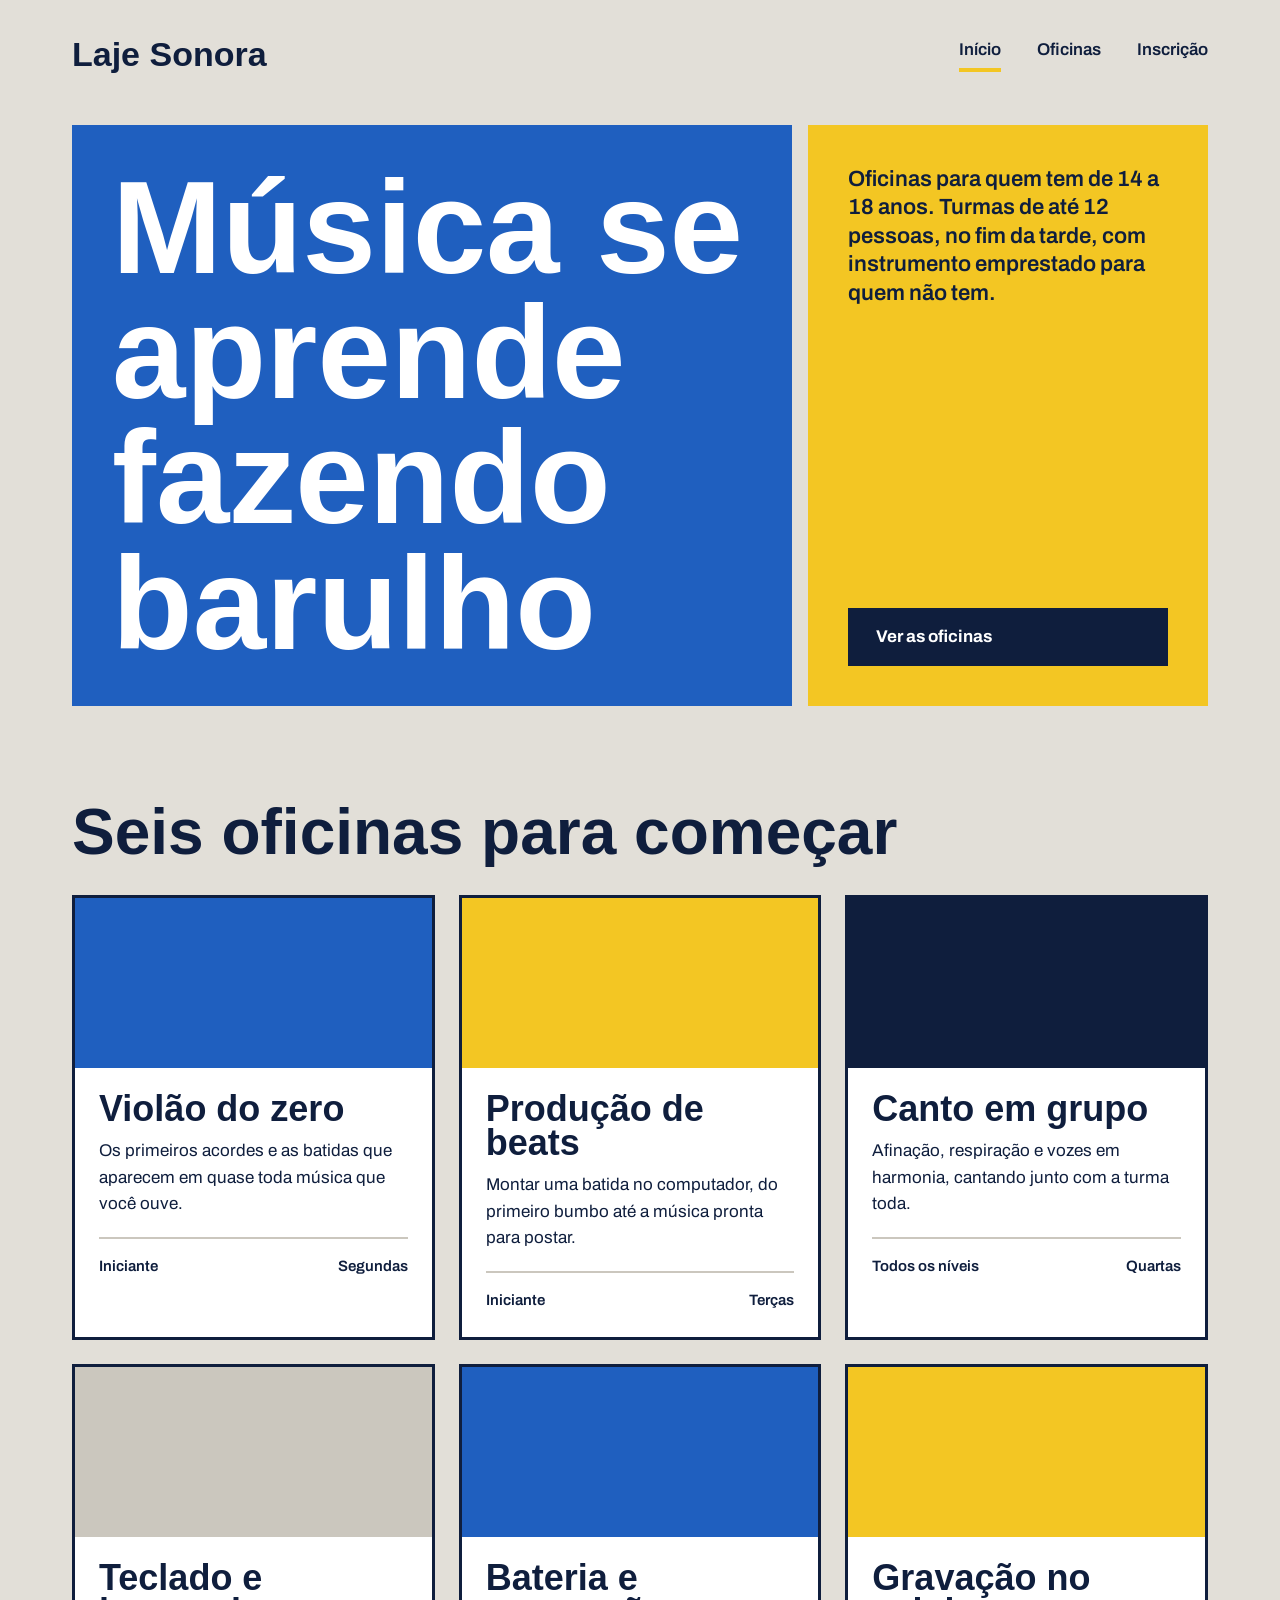
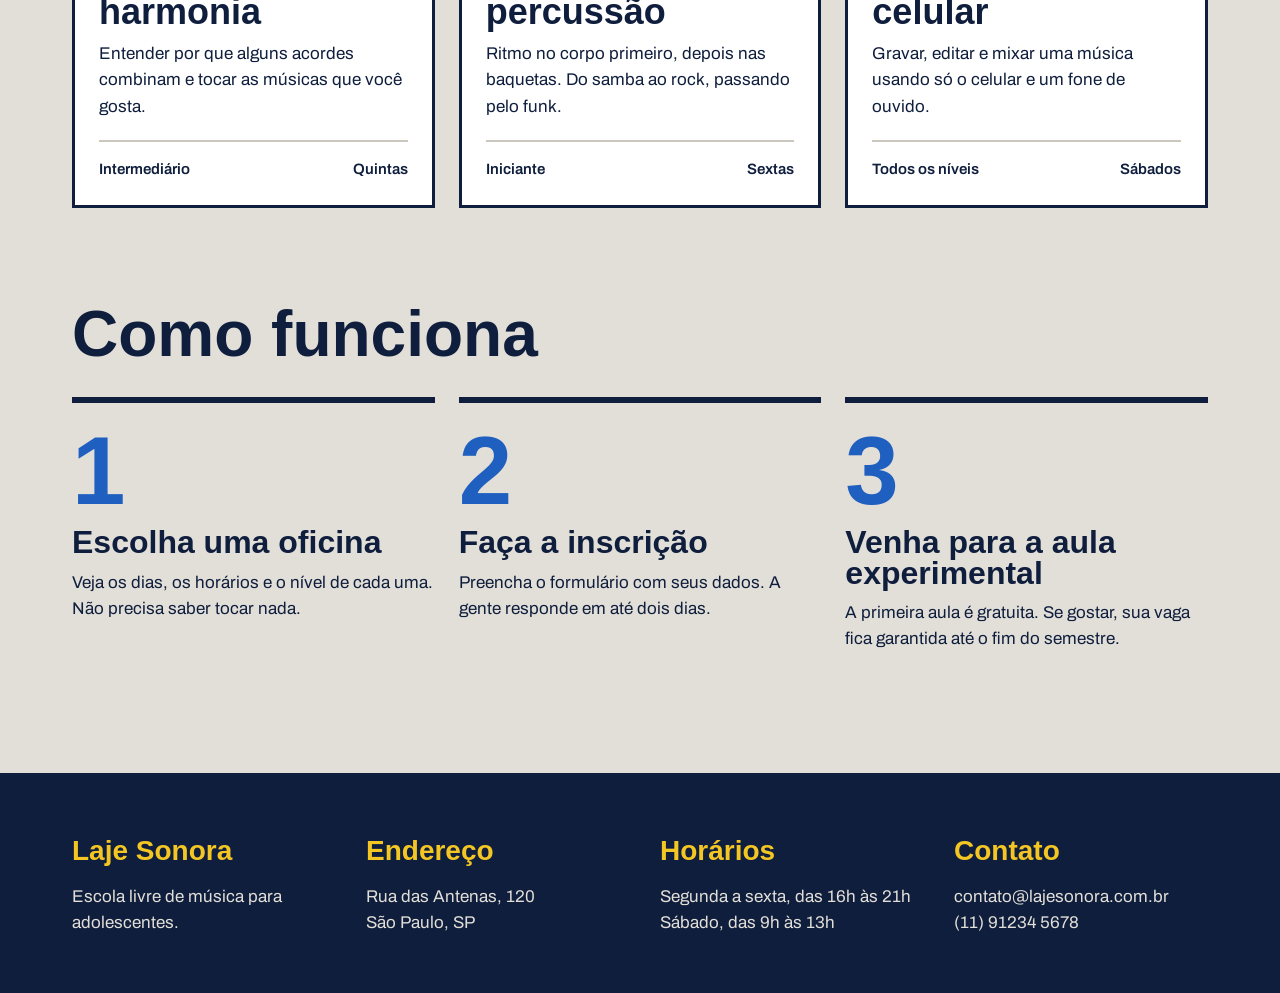
<file: index.html>
<!DOCTYPE html>
<html lang="pt-BR">
<head>
    <meta charset="UTF-8">
    <meta name="viewport" content="width=device-width, initial-scale=1.0">
    <title>Laje Sonora | Início</title>
    <link rel="preconnect" href="https://fonts.googleapis.com">
    <link rel="preconnect" href="https://fonts.gstatic.com" crossorigin>
    <link href="https://fonts.googleapis.com/css2?family=Archivo:ital,wght@0,100..900;1,100..900&family=Big+Shoulders:opsz,wght@10..72,100..900&display=swap" rel="stylesheet">
    <link rel="stylesheet" href="index.css">
</head>
<body>

    <header class="conteudo topo">
        <a class="logo" href="index.html">Laje Sonora</a>

        <nav class="menu">
            <a class="atual" href="index.html">Início</a>
            <a href="oficinas.html">Oficinas</a>
            <a href="inscricao.html">Inscrição</a>
        </nav>
    </header>

    <main>

        <section class="conteudo cartazes">
            <div class="cartaz cartaz-principal">
                <h1>Música se aprende fazendo barulho</h1>
            </div>

            <div class="cartaz cartaz-lateral">
                <p>Oficinas para quem tem de 14 a 18 anos. Turmas de até 12 pessoas, no fim da tarde, com instrumento emprestado para quem não tem.</p>
                <a class="botao" href="oficinas.html">Ver as oficinas</a>
            </div>
        </section>

        <section class="conteudo secao">
            <h2 class="titulo-secao">Seis oficinas para começar</h2>

            <div class="cards">

                <article class="card">
                    <div class="foto foto-azul"></div>

                    <div class="card-texto">
                        <h3>Violão do zero</h3>
                        <p>Os primeiros acordes e as batidas que aparecem em quase toda música que você ouve.</p>
                        <div class="card-info">
                            <span>Iniciante</span>
                            <span>Segundas</span>
                        </div>
                    </div>
                </article>

                <article class="card">
                    <div class="foto foto-amarela"></div>

                    <div class="card-texto">
                        <h3>Produção de beats</h3>
                        <p>Montar uma batida no computador, do primeiro bumbo até a música pronta para postar.</p>
                        <div class="card-info">
                            <span>Iniciante</span>
                            <span>Terças</span>
                        </div>
                    </div>
                </article>

                <article class="card">
                    <div class="foto foto-tinta"></div>

                    <div class="card-texto">
                        <h3>Canto em grupo</h3>
                        <p>Afinação, respiração e vozes em harmonia, cantando junto com a turma toda.</p>
                        <div class="card-info">
                            <span>Todos os níveis</span>
                            <span>Quartas</span>
                        </div>
                    </div>
                </article>

                <article class="card">
                    <div class="foto"></div>

                    <div class="card-texto">
                        <h3>Teclado e harmonia</h3>
                        <p>Entender por que alguns acordes combinam e tocar as músicas que você gosta.</p>
                        <div class="card-info">
                            <span>Intermediário</span>
                            <span>Quintas</span>
                        </div>
                    </div>
                </article>

                <article class="card">
                    <div class="foto foto-azul"></div>

                <div class="card-texto">
                    <h3>Bateria e percussão</h3>
                    <p>Ritmo no corpo primeiro, depois nas baquetas. Do samba ao rock, passando pelo funk.</p>
                <div class="card-info">
                            <span>Iniciante</span>
                            <span>Sextas</span>
                        </div>
                    </div>
                </article>

                <article class="card">
                    <div class="foto foto-amarela"></div>

                    <div class="card-texto">
                        <h3>Gravação no celular</h3>
                        <p>Gravar, editar e mixar uma música usando só o celular e um fone de ouvido.</p>
                        <div class="card-info">
                            <span>Todos os níveis</span>
                            <span>Sábados</span>
                        </div>
                    </div>
                </article>

            </div>
        </section>

        <section class="conteudo secao">
            <h2 class="titulo-secao">Como funciona</h2>

            <div class="passos">

             <div class="passo">
                <p class="passo-numero">1</p>
                 <h3>Escolha uma oficina</h3>
                 <p>Veja os dias, os horários e o nível de cada uma. Não precisa saber tocar nada.</p>
            </div>

             <div class="passo">
                 <p class="passo-numero">2</p>
                 <h3>Faça a inscrição</h3>
                 <p>Preencha o formulário com seus dados. A gente responde em até dois dias.</p>
             </div>

             <div class="passo">
                 <p class="passo-numero">3</p>
                <h3>Venha para a aula experimental</h3>
                <p>A primeira aula é gratuita. Se gostar, sua vaga fica garantida até o fim do semestre.</p>
            </div>

            </div>
        </section>

    </main>

    <footer class="rodape">
        <div class="conteudo rodape-colunas">

            <div class="rodape-coluna">
                <h4>Laje Sonora</h4>
                <p>Escola livre de música para adolescentes.</p>
            </div>

            <div class="rodape-coluna">
                <h4>Endereço</h4>
                <p>Rua das Antenas, 120<br>São Paulo, SP</p>
            </div>

            <div class="rodape-coluna">
                <h4>Horários</h4>
                <p>Segunda a sexta, das 16h às 21h<br>Sábado, das 9h às 13h</p>
            </div>

            <div class="rodape-coluna">
                <h4>Contato</h4>
                <p>contato@lajesonora.com.br<br>(11) 91234 5678</p>
            </div>

        </div>
    </footer>

</body>
</html>
</file>
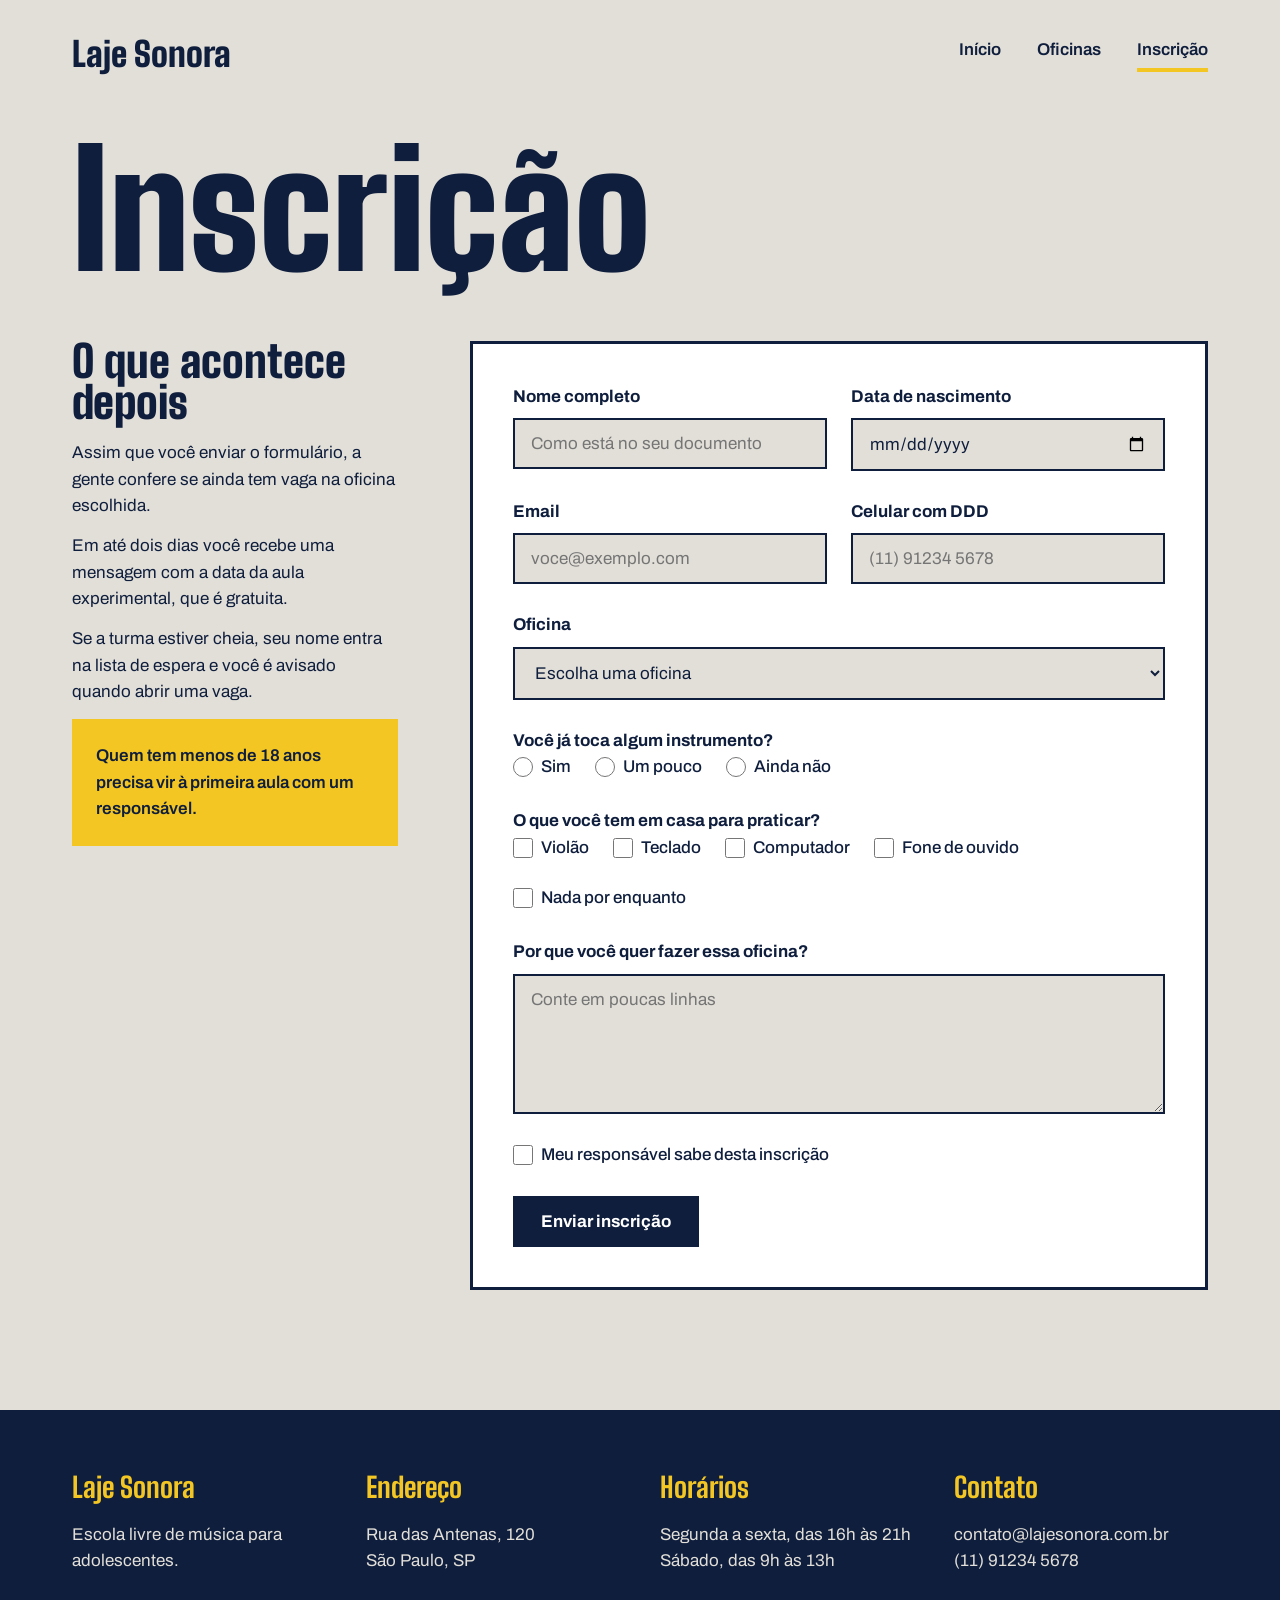
<file: inscricao.html>
<!DOCTYPE html>
<html lang="pt-BR">
<head>
    <meta charset="UTF-8">
    <meta name="viewport" content="width=device-width, initial-scale=1.0">
    <title>Laje Sonora | Inscrição</title>
    <link rel="preconnect" href="https://fonts.googleapis.com">
    <link rel="preconnect" href="https://fonts.gstatic.com" crossorigin>
    <link href="https://fonts.googleapis.com/css2?family=Archivo:ital,wght@0,100..900;1,100..900&family=Big+Shoulders:opsz,wght@10..72,100..900&display=swap" rel="stylesheet">
    <link rel="stylesheet" href="inscricao.css">
</head>
<body>

    <header class="conteudo topo">
        <a class="logo" href="index.html">Laje Sonora</a>

       <nav class="menu">
    <a href="index.html">Início</a>
    <a href="oficinas.html">Oficinas</a>
    <a class="atual" href="inscricao.html">Inscrição</a>
</nav>
    </header>

    <main class="conteudo">

        <h1 class="titulo-pagina">Inscrição</h1>

        <div class="inscricao">
            <section class="explicacao">
                <h2>O que acontece depois</h2>
                <p>Assim que você enviar o formulário, a gente confere se ainda tem vaga na oficina escolhida.</p>
                <p>Em até dois dias você recebe uma mensagem com a data da aula experimental, que é gratuita.</p>
                <p>Se a turma estiver cheia, seu nome entra na lista de espera e você é avisado quando abrir uma vaga.</p>
                <p class="aviso">Quem tem menos de 18 anos precisa vir à primeira aula com um responsável.</p>
            </section>
            <form class="formulario" action="#" method="post">

    <div class="linha">
        <div class="campo">
         <label for="nome">Nome completo</label>
        <input type="text" id="nome" name="nome" placeholder="Como está no seu documento" required>
        </div>

     <div class="campo">
         <label for="nascimento">Data de nascimento</label>
         <input type="date" id="nascimento" name="nascimento" required>
     </div>
    </div>

    <div class="linha">
        <div class="campo">
            <label for="email">Email</label>
            <input type="email" id="email" name="email" placeholder="voce@exemplo.com" required>
        </div>

        <div class="campo">
            <label for="telefone">Celular com DDD</label>
            <input type="tel" id="telefone" name="telefone" placeholder="(11) 91234 5678" required>
        </div>
    </div>

             <div class="campo">
             <label for="oficina">Oficina</label>
             <select id="oficina" name="oficina" required>
                <option value="">Escolha uma oficina</option>
                 <option value="violao">Violão do zero</option>
                  <option value="beats">Produção de beats</option>
                   <option value="canto">canto em grupo</option>
                    <option value="teclado">Teclado e harmonia</option>
                     <option value="bateria">Bateria e percussão</option>
                      <option value="gravacao">Gravação no celular</option>
             </select>

             </div>
             
             <fieldset class="grupo">
                <legend>Você já toca algum instrumento?</legend>
                <div class="opcoes">
                    <div class="opcao">
                        <input type="radio" id="tocaSim" name="toca" value="sim">
                        <label for="tocaSim">Sim</label>
                    </div>
                    <div class="opcao">
                        <input type="radio" id="tocaPouco" name="toca" value="pouco">
                        <label for="tocaPouco">Um pouco</label>
                    </div>

                    <div class="opcao">
                            <input type="radio" id="tocaNao" name="toca" value="nao">
                            <label for="tocaNao">Ainda não</label>
            
                    </div>
                </div>
             </fieldset>
             <fieldset class="grupo">
    <legend>O que você tem em casa para praticar?</legend>

    <div class="opcoes">

    <div class="opcao">
        <input type="checkbox" id="temViolao" name="tem" value="violao">
        <label for="temViolao">Violão</label>
     </div>

        <div class="opcao">
            <input type="checkbox" id="temTeclado" name="tem" value="teclado">
            <label for="temTeclado">Teclado</label>
        </div>

        <div class="opcao">
            <input type="checkbox" id="temComputador" name="tem" value="computador">
            <label for="temComputador">Computador</label>
        </div>

     <div class="opcao">
         <input type="checkbox" id="temFone" name="tem" value="fone">
        <label for="temFone">Fone de ouvido</label>
    </div>

        <div class="opcao">
            <input type="checkbox" id="temNada" name="tem" value="nada">
            <label for="temNada">Nada por enquanto</label>
        </div>

    </div>
</fieldset>

<div class="campo">
    <label for="motivo">Por que você quer fazer essa oficina?</label>
    <textarea id="motivo" name="motivo" placeholder="Conte em poucas linhas"></textarea>
</div>

<div class="opcao">
    <input type="checkbox" id="responsavel" name="responsavel" required>
    <label for="responsavel">Meu responsável sabe desta inscrição</label>
</div>

<div>
    <button class="botao" type="submit">Enviar inscrição</button>
</div>
                </div>

            </form>

        </div>
    
    </main>

    <footer class="rodape">
        <div class="conteudo rodape-colunas">

         <div class="rodape-coluna">
            <h4>Laje Sonora</h4>
             <p>Escola livre de música para adolescentes.</p>
        </div>

         <div class="rodape-coluna">
             <h4>Endereço</h4>
             <p>Rua das Antenas, 120<br>São Paulo, SP</p>
         </div>

        <div class="rodape-coluna">
            <h4>Horários</h4>
            <p>Segunda a sexta, das 16h às 21h<br>Sábado, das 9h às 13h</p>
         </div>

         <div class="rodape-coluna">
            <h4>Contato</h4>
            <p>contato@lajesonora.com.br<br>(11) 91234 5678</p>
        </div>

        </div>
    </footer>

</body>
</html>
</file>
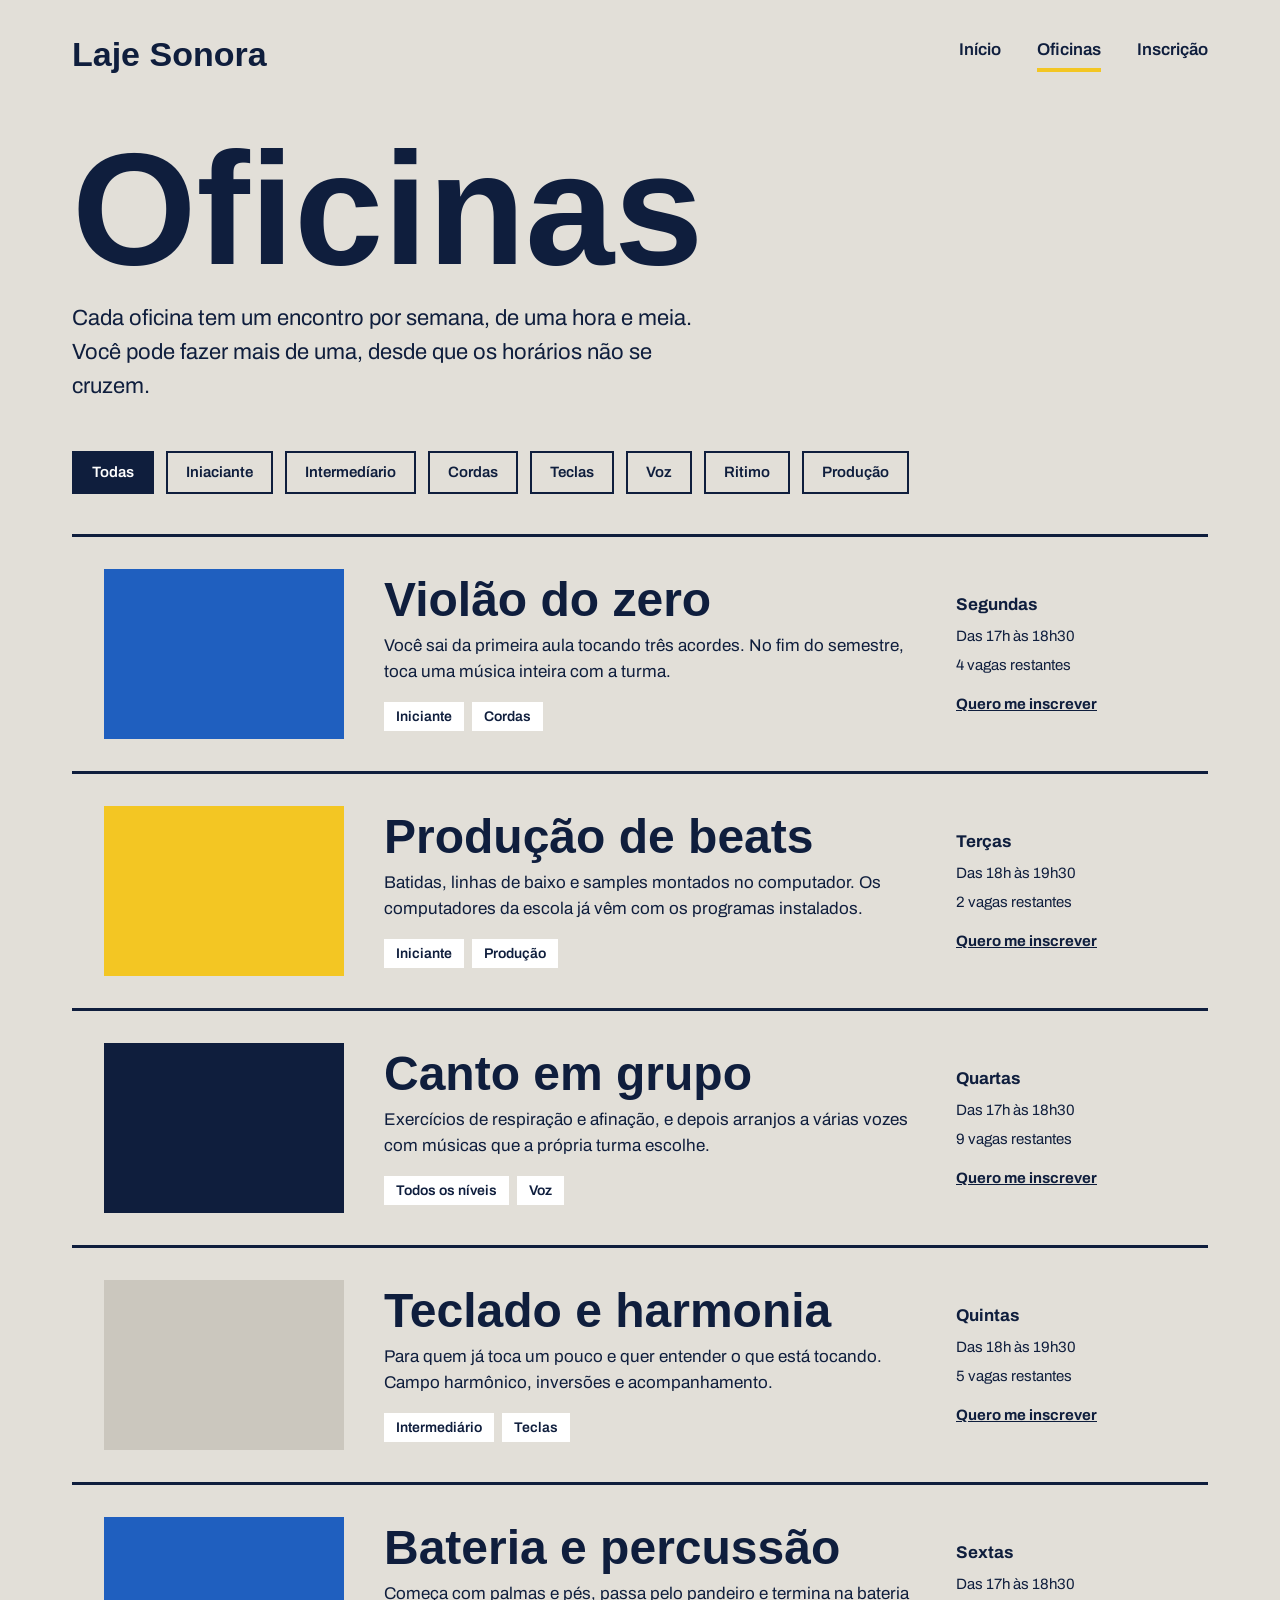
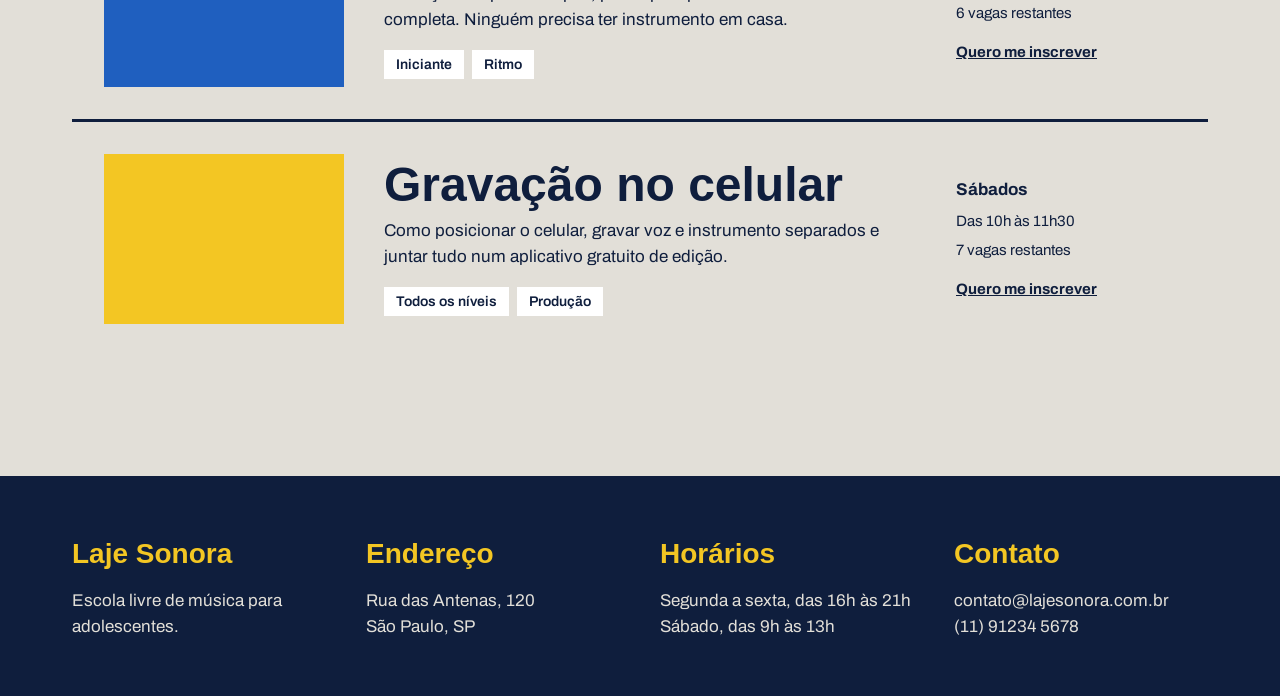
<file: oficinas.html>
<!DOCTYPE html>
<html lang="pt-BR">
<head>
    <meta charset="UTF-8">
    <meta name="viewport" content="width=device-width, initial-scale=1.0">
    <title>Laje Sonora | Oficinas</title>
    <link rel="preconnect" href="https://fonts.googleapis.com">
    <link rel="preconnect" href="https://fonts.gstatic.com" crossorigin>
    <link href="https://fonts.googleapis.com/css2?family=Archivo:ital,wght@0,100..900;1,100..900&family=Big+Shoulders:opsz,wght@10..72,100..900&display=swap" rel="stylesheet">
    <link rel="stylesheet" href="oficinas.css">
</head>
<body>

    <header class="conteudo topo">
        <a class="logo" href="index.html">Laje Sonora</a>

        <nav class="menu">
            <a href="index.html">Início</a>
            <a class="atual" href="oficinas.html">Oficinas</a>
            <a href="inscricao.html">Inscrição</a>
        </nav>
    </header>

    <main class="conteudo">

        <h1 class="titulo-pagina">Oficinas</h1>
        <p class="subtitulo-pagina">Cada oficina tem um encontro por semana, de uma hora e meia. Você pode fazer mais de uma, desde que os horários não se cruzem.</p>

        <div class="filtros">
            <span class="filtro ativo ">Todas</span>
            <span class="filtro">Iniaciante</span>
            <span class="filtro">Intermedíario</span>
            <span class="filtro">Cordas</span>
            <span class="filtro">Teclas</span>
            <span class="filtro">Voz</span>
            <span class="filtro">Ritimo</span>
            <span class="filtro">Produção</span>


        </div>

        <div class="lista">
            <article class="oficina">

                <div class="foto foto-azul"></div>
                <div class="oficina-texto">
                    <h2>Violão do zero</h2>
                    <p>Você sai da primeira aula tocando três acordes. No fim do semestre, toca uma música inteira com a turma.</p>
                 <div class="etiquetas">
                    <span class="etiqueta">Iniciante</span>
                    <span class="etiqueta">Cordas</span>
                 </div>
                 
                </div>
                    <div class="oficina-detalhes">
                        <strong>Segundas</strong>
                        <span>Das 17h às 18h30</span>
                        <span>4 vagas restantes</span>
                        <a href="./inscricao.html">Quero me inscrever</a>
                    </div>
                    </article>

                    <article class="oficina">
    <div class="foto foto-amarela"></div>

    <div class="oficina-texto">
        <h2>Produção de beats</h2>
        <p>Batidas, linhas de baixo e samples montados no computador. Os computadores da escola já vêm com os programas instalados.</p>
        <div class="etiquetas">
            <span class="etiqueta">Iniciante</span>
            <span class="etiqueta">Produção</span>
        </div>
    </div>

    <div class="oficina-detalhes">
        <strong>Terças</strong>
        <span>Das 18h às 19h30</span>
        <span>2 vagas restantes</span>
        <a href="inscricao.html">Quero me inscrever</a>
    </div>
</article>

<article class="oficina">
    <div class="foto foto-tinta"></div>

    <div class="oficina-texto">
        <h2>Canto em grupo</h2>
        <p>Exercícios de respiração e afinação, e depois arranjos a várias vozes com músicas que a própria turma escolhe.</p>
        <div class="etiquetas">
            <span class="etiqueta">Todos os níveis</span>
            <span class="etiqueta">Voz</span>
        </div>
    </div>

    <div class="oficina-detalhes">
        <strong>Quartas</strong>
        <span>Das 17h às 18h30</span>
        <span>9 vagas restantes</span>
        <a href="inscricao.html">Quero me inscrever</a>
    </div>
</article>

<article class="oficina">
    <div class="foto"></div>

    <div class="oficina-texto">
        <h2>Teclado e harmonia</h2>
        <p>Para quem já toca um pouco e quer entender o que está tocando. Campo harmônico, inversões e acompanhamento.</p>
        <div class="etiquetas">
            <span class="etiqueta">Intermediário</span>
            <span class="etiqueta">Teclas</span>
        </div>
    </div>

    <div class="oficina-detalhes">
        <strong>Quintas</strong>
        <span>Das 18h às 19h30</span>
        <span>5 vagas restantes</span>
        <a href="inscricao.html">Quero me inscrever</a>
    </div>
</article>

<article class="oficina">
    <div class="foto foto-azul"></div>

    <div class="oficina-texto">
        <h2>Bateria e percussão</h2>
        <p>Começa com palmas e pés, passa pelo pandeiro e termina na bateria completa. Ninguém precisa ter instrumento em casa.</p>
        
        <div class="etiquetas">
            <span class="etiqueta">Iniciante</span>
            <span class="etiqueta">Ritmo</span>
        </div>
    </div>
    

    <div class="oficina-detalhes">
        <strong>Sextas</strong>
        <span>Das 17h às 18h30</span>
        <span>6 vagas restantes</span>
        <a href="inscricao.html">Quero me inscrever</a>
    </div>
</article>

<article class="oficina">
    <div class="foto foto-amarela"></div>

    <div class="oficina-texto">
        <h2>Gravação no celular</h2>
        <p>Como posicionar o celular, gravar voz e instrumento separados e juntar tudo num aplicativo gratuito de edição.</p>
        <div class="etiquetas">
            <span class="etiqueta">Todos os níveis</span>
            <span class="etiqueta">Produção</span>
        </div>
    </div>

    <div class="oficina-detalhes">
        <strong>Sábados</strong>
        <span>Das 10h às 11h30</span>
        <span>7 vagas restantes</span>
        <a href="inscricao.html">Quero me inscrever</a>
    </div>
</article>
               
        </div>
    </main>

    <footer class="rodape">
        <div class="conteudo rodape-colunas">

         <div class="rodape-coluna">
            <h4>Laje Sonora</h4>
             <p>Escola livre de música para adolescentes.</p>
        </div>

         <div class="rodape-coluna">
             <h4>Endereço</h4>
             <p>Rua das Antenas, 120<br>São Paulo, SP</p>
         </div>

        <div class="rodape-coluna">
            <h4>Horários</h4>
            <p>Segunda a sexta, das 16h às 21h<br>Sábado, das 9h às 13h</p>
         </div>

         <div class="rodape-coluna">
            <h4>Contato</h4>
            <p>contato@lajesonora.com.br<br>(11) 91234 5678</p>
        </div>

        </div>
    </footer>

</body>
</html>
</file>
<file: index.css>
* {
    margin: 0;
    padding: 0;
    box-sizing: border-box;
}

:root {
    --concreto: #E2DFD8;
    --concreto-escuro: #CBC7BE;
    --tinta: #0F1E3D;
    --caixa-dagua: #1F5FBF;
    --fita: #F3C623;
    --branco: #FFFFFF;

    --fonte-cartaz: "Big Shoulders Display", "Arial Narrow", sans-serif;
    --fonte-texto: "Archivo", Arial, sans-serif;
}

body {
    background-color: var(--concreto);
     color: var(--tinta);
     font-family: var(--fonte-texto);
     font-size: 17px;
     line-height: 1.55;
}

a {
    color: inherit;
}

h1,h2,h3 {
    font-family: var(--fonte-cartaz);
    font-weight: 900;
    line-height: 0.95;
}

.conteudo {
    max-width: 1200px;
    margin-inline: auto;
    padding-inline: 32px;

}

.topo {
    padding-block: 28px;
    display: flex;
    justify-content: space-between;
    align-items: center;
    
}

.logo {
    font-family: var(--fonte-cartaz);
    font-size: 34px;
    font-weight: 900;
    text-decoration: none;
}

 .menu {
    display: flex;
    gap: 36px;

}

.menu a{
   font-weight: 600;
   text-decoration: none;
   padding-bottom: 4px;
   border-bottom: 4px solid transparent; 
}

.menu a:hover {
    
     border-bottom-color: var(--tinta);

}

.menu a.atual{
     border-bottom-color: var(--fita);
}

.cartazes {
    margin-top: 16px;
    display: flex;
    gap: 16px;
}

.cartaz{
    padding: 40px;
}


.cartaz-principal {
    background-color: var(--caixa-dagua);
    color: var(--branco);
    flex: 2;
}

.cartaz-principal h1{
    font-size: 132px;
    max-width: 9ch;
}

.cartaz-lateral {
    background-color: var(--fita);
    flex: 1;
    display: flex;
    flex-direction: column;
    justify-content: space-between;
    gap: 32px;

}

.cartaz-lateral p{
    font-size: 22px;
    font-weight: 600;
    line-height: 1.3; 

}

.botao {
    display: inline-block;
    background-color: var(--tinta);
    color: var(--branco);
    font-weight: 700;
    text-decoration: none;
    padding: 16px 28px;
    border: none;
    font-family: var(--fonte-texto);
    font-size: 17px;
    cursor: pointer;
}

.botao:hover {
    background-color: var(--caixa-dagua);

}

.secao {
    margin-top: 96px;
}

.titulo-secao {
    font-size: 64px;
    margin-bottom: 32px;
}

.cards {
    display: flex;
    flex-wrap: wrap;
    gap: 24px;
}

.card {
    background-color: var(--branco);
   border: 3px solid var(--tinta);
   flex: 1 1 340px;

}

.card .foto {
    height: 170px;
}

.foto {
    background-color: var(--concreto-escuro);
}

.foto-azul{
    background-color: var(--caixa-dagua);
}

.foto-amarela{
    background-color: var(--fita);
}

.foto-tinta{
    background-color: var(--tinta);
}

.card-texto{
    padding: 24px;

}

.card h3{
    font-size: 36px;
    margin-bottom: 12px;
}

.card-info{
    margin-top: 20px;
    padding-top: 16px;
    border-top: 2px solid var(--concreto-escuro);
    font-weight: 600;
    font-size: 15px;
    display: flex;
    justify-content: space-between;

}

.passos {
    display: flex;
    gap: 24px;
}

.passo{
    border-top: 6px solid var(--tinta);
    padding-top: 20px;
    flex: 1;
}

.passo-numero {
    font-family: var(--fonte-cartaz);
    font-size: 96px;
    font-weight: 900;
    line-height: 1;
    color: var(--caixa-dagua);
}

.passo h3{
    font-size: 32px;
    margin-block: 8px 12px;
}

.rodape {
    margin-top: 120px;
    background-color: var(--tinta);
    color: var(--concreto);
    padding-top: 56px;
    padding-bottom: 56px;
}

.rodape-colunas {
    display: flex;
    justify-content: space-between;
    gap: 40px;

}

.rodape-coluna{
    flex: 1;
}

.rodape h4{
    font-family: var(--fonte-cartaz);
    font-size: 28px;
    color: var(--fita);
    margin-bottom: 12px;
}
</file>
<file: inscricao.css>
* {
    margin: 0;
    padding: 0;
    box-sizing: border-box;
}

:root {
    --concreto: #E2DFD8;
    --concreto-escuro: #CBC7BE;
    --tinta: #0F1E3D;
    --caixa-dagua: #1F5FBF;
    --fita: #F3C623;
    --branco: #FFFFFF;

    --fonte-cartaz: "Big Shoulders", "Big Shoulders Display", "Arial Narrow", sans-serif;
    --fonte-texto: "Archivo", Arial, sans-serif;
}

body {
    background-color: var(--concreto);
     color: var(--tinta);
     font-family: var(--fonte-texto);
     font-size: 17px;
     line-height: 1.55;
}

a {
    color: inherit;
}

h1,h2,h3 {
    font-family: var(--fonte-cartaz);
    font-weight: 900;
    line-height: 0.95;
}

.conteudo {
    max-width: 1200px;
    margin-inline: auto;
    padding-inline: 32px;

}

.topo {
    padding-block: 28px;
    display: flex;
    justify-content: space-between;
    align-items: center;
    
}

.logo {
    font-family: var(--fonte-cartaz);
    font-size: 34px;
    font-weight: 900;
    text-decoration: none;
}

.menu {
    display: flex;
    gap: 36px;
}

.menu a {
    font-weight: 600;
    text-decoration: none;
    padding-bottom: 4px;
    border-bottom: 4px solid transparent;
}

.menu a:hover {
    border-bottom-color: var(--tinta);
}

.menu a.atual {
    border-bottom-color: var(--fita);
}


.rodape {
    margin-top: 120px;
    background-color: var(--tinta);
    color: var(--concreto);
    padding-top: 56px;
    padding-bottom: 56px;
}

.rodape-colunas {
    display: flex;
    justify-content: space-between;
    gap: 40px;

}

.rodape-coluna{
    flex: 1;
}

.rodape h4{
    font-family: var(--fonte-cartaz);
    font-size: 28px;
    color: var(--fita);
    margin-bottom: 12px;
}

.titulo-pagina{
    font-size: 160px;
    margin-top: 24px;
}

.botao {
    display: inline-block;
    background-color: var(--tinta);
    color: var(--branco);
    font-weight: 700;
    text-decoration: none;
    padding: 16px 28px;
    border: none;
    font-family: var(--fonte-texto);
    font-size: 17px;
    cursor: pointer;
}

.botao:hover {
    background-color: var(--caixa-dagua);

}

.inscricao{
    margin-top: 56px;
    display: flex;
    gap: 72px;
   
}

.explicacao h2{
    font-size: 44px;
    margin-bottom: 16px;
}

.explicacao p + p{
    margin-top: 14px;

}

.explicacao{
    flex: 1;
}

.aviso{
    margin-top: 32px;
    padding: 24px;
    background-color: var(--fita);
    font-weight: 600;
}

.formulario{
    background-color: var(--branco);
    border: 3px solid var(--tinta);
    padding: 40px;
    flex: 2;
    display: flex;
    flex-direction: column;
    gap: 28px;
}

.linha{
    display: flex;
    gap: 24px;

}

.campo{
    flex: 1;
    display: flex;
    flex-direction: column;
    gap: 8px;
}

.grupo{
    gap: 12px;
    flex-direction: column;
    display: flex;

}

.opcoes{
    display: flex;
   flex-wrap: wrap;
    gap: 24px;
}

.opcao{
    display: flex;
    align-items: center;
    gap: 8px;
}

.formulario label, .formulario legend{
    font-weight: 700;
}

.formulario fieldset{
    border: none;
}

.formulario input[type="text"], .formulario input[type="email"], .formulario input[type="tel"], .formulario input[type="date"], .formulario select, .formulario textarea {
    width: 100%;
    padding: 14px 16px;
    border: 2px solid var(--tinta);
    background-color: var(--concreto);
    font-family: var(--fonte-texto);
    font-size: 17px;
    color: var(--tinta);
}

.formulario input:focus, .formulario select:focus, .formulario textarea:focus {
    outline: 3px solid var(--caixa-dagua);
    outline-offset: 2px;
    background-color: var(--branco);
}

.formulario textarea{
    height: 140px;
    resize: vertical;

}

.formulario .opcao label{
    font-weight: 500;
}

.formulario input[type="radio"], .formulario input[type="checkbox"] {
    width: 20px;
    height: 20px;
    accent-color: var(--caixa-dagua);
}



@media (max-width: 800px) {

    .inscricao, .linha, .rodape-colunas {
        flex-direction: column;
        align-items: stretch;
    }

    .titulo-pagina {
        font-size: 96px;
    }

}
</file>
<file: oficinas.css>
* {
    margin: 0;
    padding: 0;
    box-sizing: border-box;
}

:root {
    --concreto: #E2DFD8;
    --concreto-escuro: #CBC7BE;
    --tinta: #0F1E3D;
    --caixa-dagua: #1F5FBF;
    --fita: #F3C623;
    --branco: #FFFFFF;

    --fonte-cartaz: "Big Shoulders Display", "Arial Narrow", sans-serif;
    --fonte-texto: "Archivo", Arial, sans-serif;
}

body {
    background-color: var(--concreto);
     color: var(--tinta);
     font-family: var(--fonte-texto);
     font-size: 17px;
     line-height: 1.55;
}

a {
    color: inherit;
}

h1,h2,h3 {
    font-family: var(--fonte-cartaz);
    font-weight: 900;
    line-height: 0.95;
}

.conteudo {
    max-width: 1200px;
    margin-inline: auto;
    padding-inline: 32px;

}

.topo {
    padding-block: 28px;
    display: flex;
    justify-content: space-between;
    align-items: center;
    
}

.logo {
    font-family: var(--fonte-cartaz);
    font-size: 34px;
    font-weight: 900;
    text-decoration: none;
}

 .menu {
    display: flex;
    gap: 36px;

}

.menu a{
   font-weight: 600;
   text-decoration: none;
   padding-bottom: 4px;
   border-bottom: 4px solid transparent; 
}

.menu a:hover {
    
     border-bottom-color: var(--tinta);

}

.menu a.atual{
     border-bottom-color: var(--fita);
}


.foto {
    background-color: var(--concreto-escuro);
}

.foto-azul{
    background-color: var(--caixa-dagua);
}

.foto-amarela{
    background-color: var(--fita);
}

.foto-tinta{
    background-color: var(--tinta);
}


.rodape {
    margin-top: 120px;
    background-color: var(--tinta);
    color: var(--concreto);
    padding-top: 56px;
    padding-bottom: 56px;
}

.rodape-colunas {
    display: flex;
    justify-content: space-between;
    gap: 40px;

}

.rodape-coluna{
    flex: 1;
}

.rodape h4{
    font-family: var(--fonte-cartaz);
    font-size: 28px;
    color: var(--fita);
    margin-bottom: 12px;
}

.titulo-pagina{
    font-size: 160px;
    margin-top: 24px;
}

.subtitulo-pagina{
    font-size: 22px;
    max-width: 640px;
    margin-top: 16px;
}

.filtros{
    margin-top: 48px;
    display: flex;
    flex-wrap: wrap;
    gap: 12px;
}

.filtro{
    border: 2px solid var(--tinta);
    padding: 8px 18px;
    font-weight: 600;
    font-size: 15px;
    background-color: transparent;
}
.filtro.ativo{
    background-color: var(--tinta);
    color: var(--branco);
}

.lista{
    margin-top: 40px;
}

.oficina{
    padding: 32px 32px;
    border-top: 3px solid var(--tinta);
    display: flex;
    align-items: center;
    gap: 40px;
}

.oficina .foto{
    width: 240px;
    height: 170px;
    flex-shrink: 0;
}

.oficina-texto{
    flex: 1;
}

.oficina h2{
    font-size: 48px;
    margin-bottom: 10px;    
}

.etiquetas{
    margin-top: 16px;
    display: flex;
    gap: 8px;
}

.etiqueta{
    background-color: var(--branco);
    padding: 4px 12px;
    font-size: 14px;
    font-weight: 600;
}

.oficina-detalhes{
    width: 220px;
    font-size: 15px;
    display: flex;
    flex-direction: column;
    gap: 6px;
}

.oficina-detalhes strong{
    font-size: 17px;
}

.oficina-detalhes a{
    margin-top: 10px;
    font-weight: 700;
}
@media (max-width: 800px) {

    .oficina, .rodape-colunas {
        flex-direction: column;
        align-items: stretch;
    }

    .titulo-pagina {
        font-size: 96px;
    }

    .oficina .foto,
    .oficina-detalhes {
        width: 100%;
    }

}
</file>
